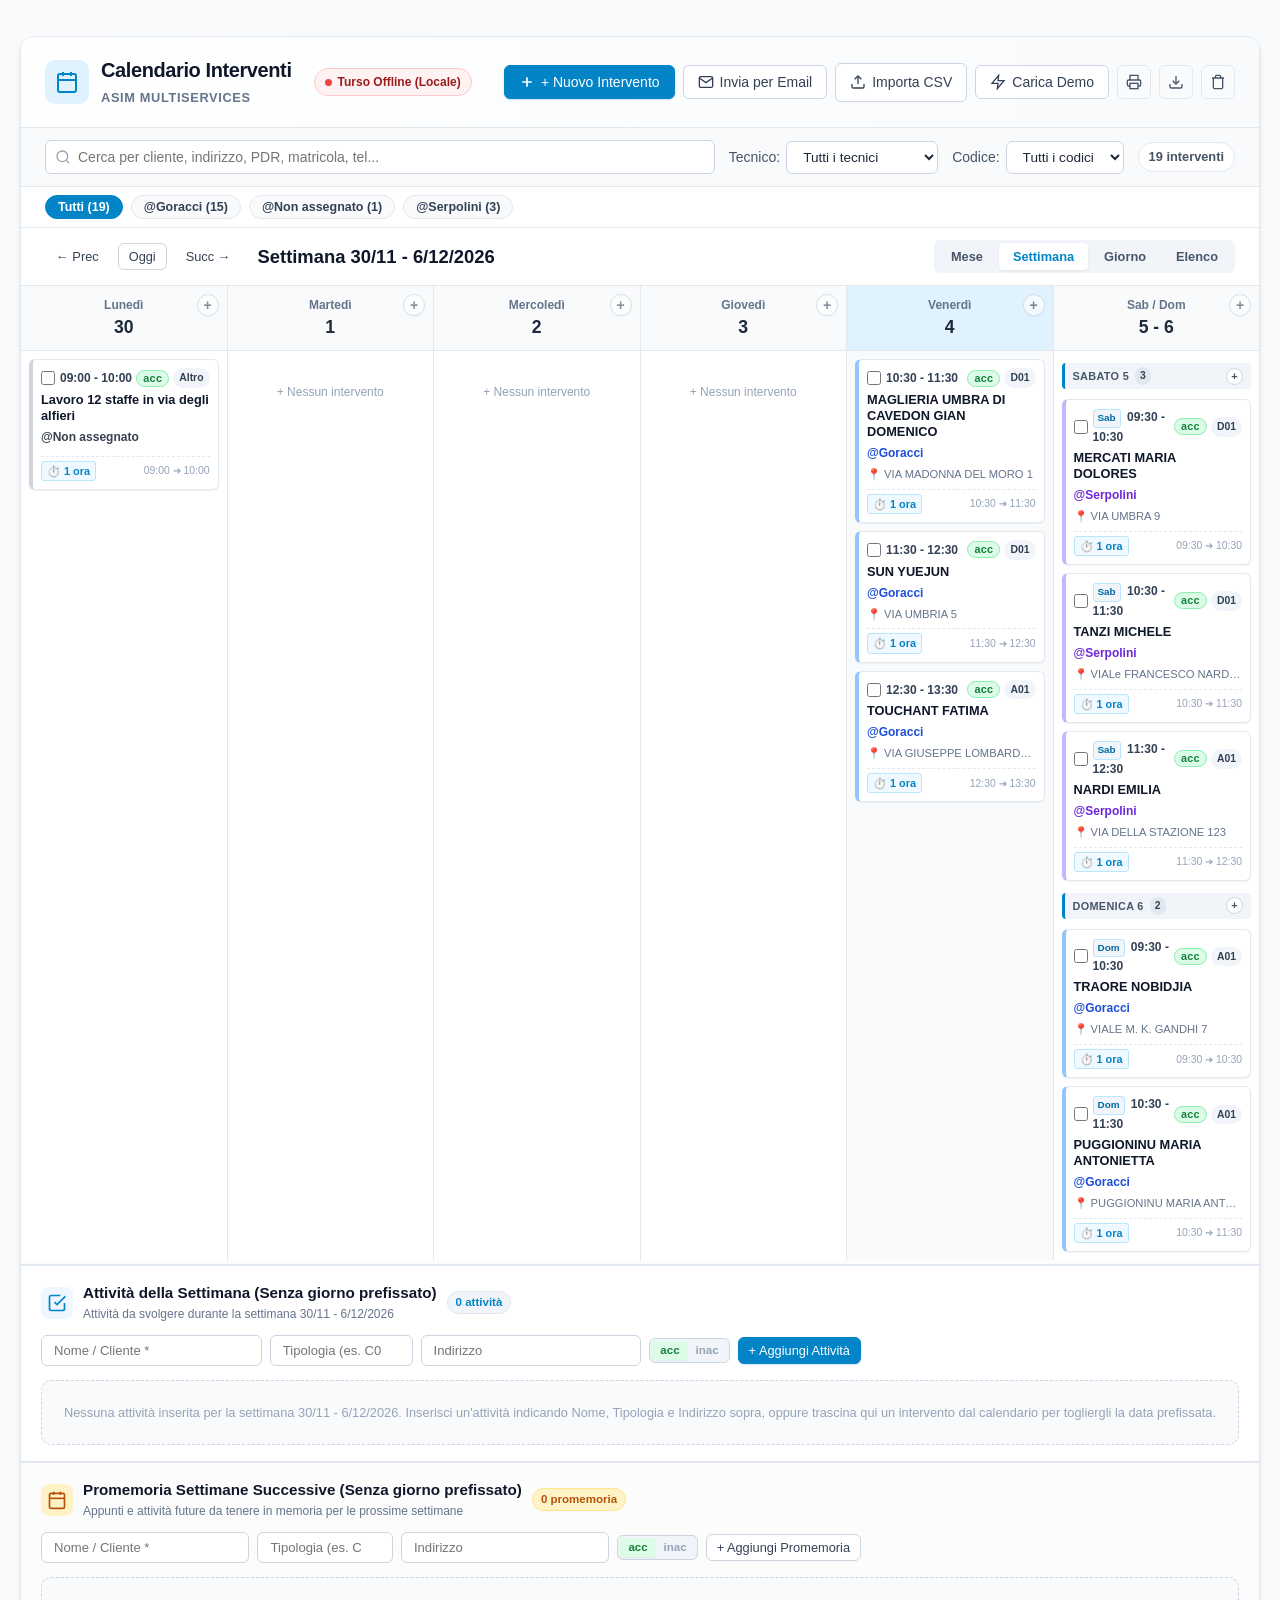
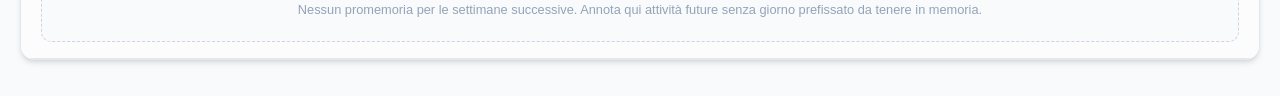
<file: calendario_custom/index.html>
<!DOCTYPE html>
<html lang="it">
<head>
  <meta charset="UTF-8">
  <meta name="viewport" content="width=device-width, initial-scale=1.0">
  <title>Calendario Interventi | ASIM Multiservices</title>
  <link rel="stylesheet" href="css/calendar.css">
  <style>
    body {
      margin: 0;
      padding: 20px;
      background-color: #f8fafc;
      font-family: -apple-system, BlinkMacSystemFont, "Segoe UI", Roboto, sans-serif;
    }
  </style>
</head>
<body>

  <!-- Contenitore del Calendario ASIM -->
  <div id="asim-calendar-app"></div>

  <script src="js/calendar.js"></script>
  <script>
    document.addEventListener('DOMContentLoaded', function () {
      window.asimCalendar = AsimCalendar.init({
        container: '#asim-calendar-app',
        apiUrl: 'api.php',
        defaultView: 'week'
      });
    });
  </script>
</body>
</html>
</file>
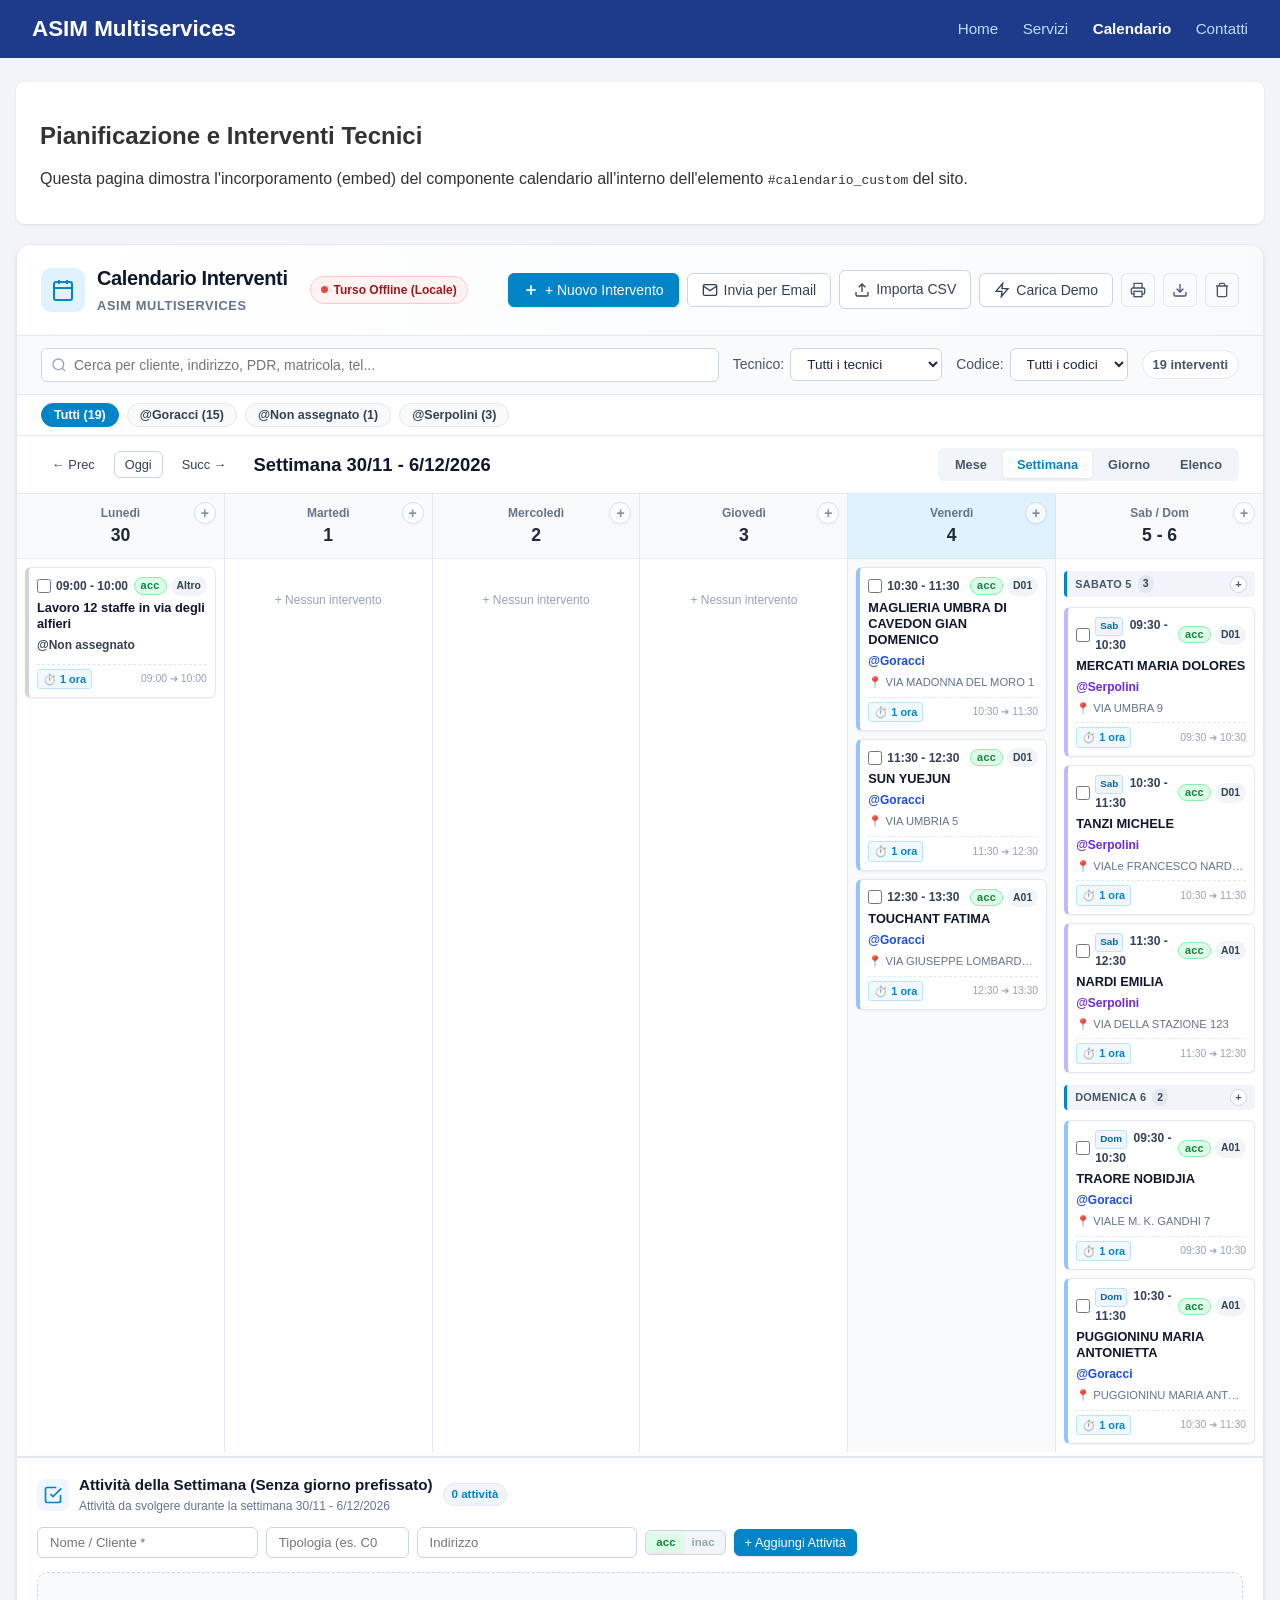
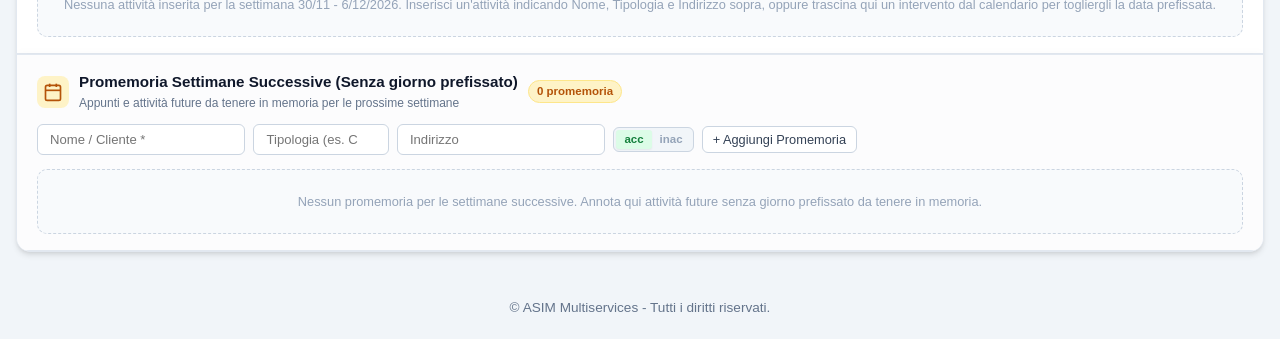
<file: test_parent_page.html>
<!DOCTYPE html>
<html lang="it">
<head>
  <meta charset="UTF-8">
  <meta name="viewport" content="width=device-width, initial-scale=1.0">
  <title>ASIM Multiservices - Pagina con Calendario Incorporato</title>
  
  <!-- Stili del sito ospitante (simulazione) -->
  <style>
    body {
      margin: 0;
      padding: 0;
      font-family: Arial, sans-serif;
      background-color: #f1f5f9;
      color: #333;
    }
    header {
      background-color: #1e3a8a;
      color: white;
      padding: 16px 32px;
      display: flex;
      justify-content: space-between;
      align-items: center;
    }
    header h1 {
      margin: 0;
      font-size: 1.4rem;
    }
    nav a {
      color: #bfdbfe;
      text-decoration: none;
      margin-left: 20px;
      font-size: 0.95rem;
    }
    nav a:hover {
      color: white;
    }
    .main-container {
      max-width: 1350px;
      margin: 24px auto;
      padding: 0 16px;
    }
    .intro-banner {
      background: white;
      padding: 20px 24px;
      border-radius: 8px;
      margin-bottom: 20px;
      box-shadow: 0 1px 3px rgba(0,0,0,0.1);
    }
    footer {
      text-align: center;
      padding: 24px;
      color: #64748b;
      font-size: 0.85rem;
    }
  </style>

  <!-- 1. CSS DEL CALENDARIO ASIM -->
  <link rel="stylesheet" href="calendario_custom/css/calendar.css">
</head>
<body>

  <!-- Header del sito esistente -->
  <header>
    <h1>ASIM Multiservices</h1>
    <nav>
      <a href="#">Home</a>
      <a href="#">Servizi</a>
      <a href="#" style="color:white; font-weight:bold;">Calendario</a>
      <a href="#">Contatti</a>
    </nav>
  </header>

  <div class="main-container">
    <div class="intro-banner">
      <h2>Pianificazione e Interventi Tecnici</h2>
      <p>Questa pagina dimostra l'incorporamento (embed) del componente calendario all'interno dell'elemento <code>#calendario_custom</code> del sito.</p>
    </div>

    <!-- 2. ELEMENTO TARGET PER L'INCORPORAMENTO -->
    <div id="calendario_custom"></div>

  </div>

  <footer>
    &copy; ASIM Multiservices - Tutti i diritti riservati.
  </footer>

  <!-- 3. SCRIPT JS DEL CALENDARIO ASIM -->
  <script src="calendario_custom/js/calendar.js"></script>
  <script>
    document.addEventListener('DOMContentLoaded', function() {
      // Inizializza il calendario dentro l'elemento #calendario_custom
      AsimCalendar.init({
        container: '#calendario_custom',
        apiUrl: 'calendario_custom/api.php',
        defaultView: 'week'
      });
    });
  </script>

</body>
</html>
</file>
<file: calendario_custom/css/calendar.css>
/**
 * ASIM Multiservices - Stili Calendario Interventi
 * Design pulito, moderno e responsivo, con isolamento dei selettori (.asim-cal)
 */

:root {
  --asim-primary: #0284c7;
  --asim-primary-hover: #0369a1;
  --asim-primary-light: #e0f2fe;
  --asim-primary-dark: #075985;
  --asim-gray-50: #f8fafc;
  --asim-gray-100: #f1f5f9;
  --asim-gray-200: #e2e8f0;
  --asim-gray-300: #cbd5e1;
  --asim-gray-400: #94a3b8;
  --asim-gray-500: #64748b;
  --asim-gray-600: #475569;
  --asim-gray-700: #334155;
  --asim-gray-800: #1e293b;
  --asim-gray-900: #0f172a;
  --asim-danger: #ef4444;
  --asim-danger-light: #fee2e2;
  --asim-success: #10b981;
  --asim-radius-sm: 6px;
  --asim-radius-md: 10px;
  --asim-radius-lg: 14px;
  --asim-shadow-sm: 0 1px 2px 0 rgba(0, 0, 0, 0.05);
  --asim-shadow-md: 0 4px 6px -1px rgba(0, 0, 0, 0.1), 0 2px 4px -2px rgba(0, 0, 0, 0.1);
  --asim-shadow-lg: 0 10px 15px -3px rgba(0, 0, 0, 0.1), 0 4px 6px -4px rgba(0, 0, 0, 0.1);
}

/* Reset interno per il calendario */
.asim-cal,
.asim-cal * {
  box-sizing: border-box;
  font-family: -apple-system, BlinkMacSystemFont, "Segoe UI", Roboto, Helvetica, Arial, sans-serif;
}

.asim-cal {
  position: relative;
  background-color: #ffffff;
  border-radius: var(--asim-radius-lg);
  border: 1px solid var(--asim-gray-200);
  box-shadow: var(--asim-shadow-md);
  color: var(--asim-gray-800);
  margin: 16px auto;
  max-width: 1350px;
  overflow: hidden;
  line-height: 1.5;
}

/* ----------------------------------------------------
   TOOLBAR SUPERIORE
   ---------------------------------------------------- */
.asim-cal-toolbar {
  display: flex;
  align-items: center;
  justify-content: space-between;
  padding: 18px 24px;
  background: linear-gradient(to right, #ffffff, var(--asim-gray-50));
  border-bottom: 1px solid var(--asim-gray-200);
  flex-wrap: wrap;
  gap: 16px;
}

.asim-cal-branding {
  display: flex;
  align-items: center;
  gap: 12px;
}

.asim-cal-logo {
  display: flex;
  align-items: center;
  justify-content: center;
  width: 44px;
  height: 44px;
  border-radius: var(--asim-radius-md);
  background-color: var(--asim-primary-light);
  color: var(--asim-primary);
}

.asim-cal-title {
  margin: 0;
  font-size: 1.25rem;
  font-weight: 700;
  color: var(--asim-gray-900);
  letter-spacing: -0.02em;
}

.asim-cal-subtitle {
  font-size: 0.8rem;
  color: var(--asim-gray-500);
  text-transform: uppercase;
  letter-spacing: 0.05em;
  font-weight: 600;
}

/* Badge Turso DB Cloud Status */
.asim-badge-turso {
  display: inline-flex;
  align-items: center;
  gap: 6px;
  background-color: #ecfdf5;
  color: #065f46;
  border: 1px solid #a7f3d0;
  font-size: 0.75rem;
  font-weight: 600;
  padding: 4px 10px;
  border-radius: 999px;
  margin-left: 10px;
  cursor: default;
  transition: all 0.2s;
}

.asim-badge-turso.is-syncing {
  background-color: #eff6ff;
  color: #1d4ed8;
  border-color: #bfdbfe;
}

.asim-badge-turso.is-offline {
  background-color: #fef2f2;
  color: #991b1b;
  border-color: #fecaca;
}

.asim-dot-live {
  width: 7px;
  height: 7px;
  background-color: #10b981;
  border-radius: 50%;
  animation: pulseTursoLive 2s infinite;
}

.asim-badge-turso.is-syncing .asim-dot-live {
  background-color: #3b82f6;
  animation: none;
}

.asim-badge-turso.is-offline .asim-dot-live {
  background-color: #ef4444;
  animation: none;
}

@keyframes pulseTursoLive {
  0% { transform: scale(0.95); box-shadow: 0 0 0 0 rgba(16, 185, 129, 0.7); }
  70% { transform: scale(1); box-shadow: 0 0 0 5px rgba(16, 185, 129, 0); }
  100% { transform: scale(0.95); box-shadow: 0 0 0 0 rgba(16, 185, 129, 0); }
}

.asim-cal-actions {
  display: flex;
  align-items: center;
  gap: 8px;
  flex-wrap: wrap;
}

/* ----------------------------------------------------
   PULSANTI GENERALI
   ---------------------------------------------------- */
.asim-btn {
  display: inline-flex;
  align-items: center;
  justify-content: center;
  gap: 6px;
  padding: 8px 14px;
  border-radius: var(--asim-radius-sm);
  font-size: 0.875rem;
  font-weight: 500;
  cursor: pointer;
  transition: all 0.15s ease-in-out;
  border: 1px solid transparent;
  background: transparent;
  color: var(--asim-gray-700);
  text-decoration: none;
  white-space: nowrap;
}

.asim-btn:hover {
  background-color: var(--asim-gray-100);
}

.asim-btn-primary {
  background-color: var(--asim-primary);
  color: #ffffff;
  border-color: var(--asim-primary);
  box-shadow: 0 1px 2px rgba(2, 132, 199, 0.2);
}

.asim-btn-primary:hover {
  background-color: var(--asim-primary-hover);
  color: #ffffff;
}

.asim-btn-outline {
  border: 1px solid var(--asim-gray-300);
  background-color: #ffffff;
  color: var(--asim-gray-700);
}

.asim-btn-outline:hover {
  background-color: var(--asim-gray-50);
  border-color: var(--asim-gray-400);
}

.asim-btn-icon {
  padding: 8px;
  border: 1px solid var(--asim-gray-200);
  color: var(--asim-gray-600);
  border-radius: var(--asim-radius-sm);
}

.asim-btn-icon:hover {
  background-color: var(--asim-gray-100);
}

.asim-btn-danger:hover {
  background-color: var(--asim-danger-light);
  color: var(--asim-danger);
  border-color: var(--asim-danger-light);
}

.asim-btn-sm {
  padding: 5px 10px;
  font-size: 0.8rem;
}

.asim-btn-xs {
  padding: 4px 8px;
  font-size: 0.75rem;
}

/* ----------------------------------------------------
   BARRA FILTRI E RICERCA
   ---------------------------------------------------- */
.asim-cal-filters {
  display: flex;
  align-items: center;
  gap: 14px;
  padding: 12px 24px;
  background-color: var(--asim-gray-50);
  border-bottom: 1px solid var(--asim-gray-200);
  flex-wrap: wrap;
}

.asim-search-box {
  position: relative;
  display: flex;
  align-items: center;
  flex: 1 1 260px;
  min-width: 220px;
}

.asim-search-box svg {
  position: absolute;
  left: 10px;
  color: var(--asim-gray-400);
  pointer-events: none;
}

.asim-search-box input {
  width: 100%;
  padding: 8px 32px 8px 32px;
  border-radius: var(--asim-radius-sm);
  border: 1px solid var(--asim-gray-300);
  font-size: 0.875rem;
  background-color: #ffffff;
  outline: none;
  transition: border-color 0.15s;
}

.asim-search-box input:focus {
  border-color: var(--asim-primary);
  box-shadow: 0 0 0 3px rgba(2, 132, 199, 0.15);
}

.asim-search-clear {
  position: absolute;
  right: 8px;
  background: none;
  border: none;
  font-size: 1.2rem;
  color: var(--asim-gray-400);
  cursor: pointer;
  padding: 0 4px;
}

.asim-filter-group {
  display: flex;
  align-items: center;
  gap: 6px;
  font-size: 0.875rem;
  color: var(--asim-gray-600);
}

.asim-select {
  padding: 7px 12px;
  border-radius: var(--asim-radius-sm);
  border: 1px solid var(--asim-gray-300);
  font-size: 0.85rem;
  background-color: #ffffff;
  color: var(--asim-gray-800);
  cursor: pointer;
  outline: none;
}

.asim-counter-badge {
  margin-left: auto;
  font-size: 0.8rem;
  font-weight: 600;
  padding: 4px 10px;
  background-color: #ffffff;
  border: 1px solid var(--asim-gray-200);
  border-radius: 999px;
  color: var(--asim-gray-600);
}

/* ----------------------------------------------------
   PILL RAPIDI TECNICI
   ---------------------------------------------------- */
.asim-tech-pills-bar {
  display: flex;
  align-items: center;
  gap: 8px;
  padding: 8px 24px;
  background-color: #ffffff;
  border-bottom: 1px solid var(--asim-gray-200);
  overflow-x: auto;
  white-space: nowrap;
}

.asim-pill-btn {
  padding: 4px 12px;
  border-radius: 999px;
  border: 1px solid var(--asim-gray-200);
  background-color: var(--asim-gray-50);
  color: var(--asim-gray-700);
  font-size: 0.78rem;
  font-weight: 600;
  cursor: pointer;
  transition: all 0.15s;
  white-space: nowrap;
}

.asim-pill-btn:hover {
  background-color: var(--asim-gray-100);
}

.asim-pill-btn.active {
  background-color: var(--asim-primary);
  color: #ffffff;
  border-color: var(--asim-primary);
}

/* ----------------------------------------------------
   BARRA NAVIGAZIONE DATA E CAMBIO VISTA
   ---------------------------------------------------- */
.asim-cal-nav-bar {
  display: flex;
  align-items: center;
  justify-content: space-between;
  padding: 12px 24px;
  background-color: #ffffff;
  border-bottom: 1px solid var(--asim-gray-200);
  flex-wrap: wrap;
  gap: 12px;
}

.asim-nav-buttons {
  display: flex;
  align-items: center;
  gap: 8px;
}

.asim-nav-current-label {
  margin-left: 8px;
  font-size: 1.15rem;
  font-weight: 700;
  color: var(--asim-gray-900);
}

.asim-view-buttons {
  display: flex;
  background-color: var(--asim-gray-100);
  padding: 3px;
  border-radius: var(--asim-radius-sm);
  gap: 2px;
}

.asim-view-btn {
  border: none;
  background: transparent;
  padding: 6px 14px;
  border-radius: 4px;
  font-size: 0.8rem;
  font-weight: 600;
  color: var(--asim-gray-600);
  cursor: pointer;
  transition: all 0.15s;
}

.asim-view-btn.active {
  background-color: #ffffff;
  color: var(--asim-primary);
  box-shadow: 0 1px 3px rgba(0, 0, 0, 0.08);
}

/* ----------------------------------------------------
   VISTA MESE
   ---------------------------------------------------- */
.asim-month-grid {
  display: flex;
  flex-direction: column;
  width: 100%;
  box-sizing: border-box;
}

.asim-week-header {
  display: grid;
  grid-template-columns: repeat(7, minmax(0, 1fr));
  width: 100%;
  box-sizing: border-box;
  background-color: var(--asim-gray-50);
  border-bottom: 1px solid var(--asim-gray-200);
  text-align: center;
  font-size: 0.75rem;
  font-weight: 700;
  text-transform: uppercase;
  letter-spacing: 0.05em;
  color: var(--asim-gray-500);
  padding: 10px 0;
}

.asim-days-grid {
  display: grid;
  grid-template-columns: repeat(7, minmax(0, 1fr));
  width: 100%;
  box-sizing: border-box;
  background-color: var(--asim-gray-200);
  gap: 1px;
}

.asim-day-cell {
  background-color: #ffffff;
  min-height: 125px;
  min-width: 0;
  width: 100%;
  box-sizing: border-box;
  padding: 6px 8px;
  display: flex;
  flex-direction: column;
  transition: background-color 0.15s;
  cursor: pointer;
  overflow: hidden;
}

.asim-day-cell:hover {
  background-color: #fbfcfe;
}

.asim-day-cell.is-other-month {
  background-color: #fafbfc;
  color: var(--asim-gray-400);
  cursor: default;
}

.asim-day-cell.is-today {
  background-color: #f0f9ff;
}

.asim-day-top {
  display: flex;
  align-items: center;
  justify-content: space-between;
  margin-bottom: 4px;
}

.asim-day-number {
  font-size: 0.85rem;
  font-weight: 600;
  color: var(--asim-gray-700);
  display: inline-flex;
  align-items: center;
  justify-content: center;
  width: 24px;
  height: 24px;
  border-radius: 50%;
}

.asim-day-cell.is-today .asim-day-number {
  background-color: var(--asim-primary);
  color: #ffffff;
}

.asim-day-badge {
  font-size: 0.7rem;
  font-weight: 700;
  background-color: var(--asim-gray-100);
  color: var(--asim-gray-600);
  padding: 1px 6px;
  border-radius: 999px;
}

.asim-day-events {
  display: flex;
  flex-direction: column;
  gap: 4px;
  flex-grow: 1;
  min-width: 0;
  overflow: hidden;
}

/* Event Chip (riga compatta dentro la cella del mese) */
.asim-event-chip {
  display: flex;
  align-items: center;
  gap: 5px;
  padding: 3px 6px;
  border-radius: 4px;
  border-left: 3px solid;
  font-size: 0.75rem;
  cursor: pointer;
  min-width: 0;
  max-width: 100%;
  box-sizing: border-box;
  overflow: hidden;
  white-space: nowrap;
  text-overflow: ellipsis;
  box-shadow: 0 1px 2px rgba(0, 0, 0, 0.04);
  transition: transform 0.1s;
}

.asim-event-chip:hover {
  transform: translateY(-1px);
  filter: brightness(0.96);
}

.asim-chip-time {
  font-weight: 700;
  font-size: 0.7rem;
  opacity: 0.85;
}

.asim-chip-code {
  font-size: 0.65rem;
  font-weight: 800;
  background: rgba(0, 0, 0, 0.08);
  padding: 1px 3px;
  border-radius: 3px;
}

.asim-chip-name {
  font-weight: 500;
  min-width: 0;
  overflow: hidden;
  text-overflow: ellipsis;
  white-space: nowrap;
}

.asim-more-chip {
  font-size: 0.7rem;
  font-weight: 600;
  color: var(--asim-primary);
  padding: 2px 4px;
  cursor: pointer;
}

.asim-more-chip:hover {
  text-decoration: underline;
}

/* ----------------------------------------------------
   VISTA SETTIMANA
   ---------------------------------------------------- */
.asim-week-container {
  display: grid;
  grid-template-columns: repeat(6, minmax(0, 1fr));
  width: 100%;
  box-sizing: border-box;
  background-color: var(--asim-gray-200);
  gap: 1px;
}

.asim-week-col {
  background-color: #ffffff;
  min-height: 400px;
  min-width: 0;
  width: 100%;
  box-sizing: border-box;
  display: flex;
  flex-direction: column;
  overflow: hidden;
}

.asim-week-col.is-today {
  background-color: #f8fafc;
}

.asim-week-col-header {
  padding: 10px;
  text-align: center;
  border-bottom: 1px solid var(--asim-gray-200);
  background-color: var(--asim-gray-50);
}

.asim-week-col.is-today .asim-week-col-header {
  background-color: #e0f2fe;
}

.asim-week-day-name {
  display: block;
  font-size: 0.75rem;
  font-weight: 600;
  color: var(--asim-gray-500);
}

.asim-week-day-num {
  font-size: 1.1rem;
  font-weight: 700;
  color: var(--asim-gray-800);
}

.asim-week-col-body {
  padding: 8px;
  display: flex;
  flex-direction: column;
  gap: 8px;
  flex-grow: 1;
}

.asim-card-event {
  background-color: #ffffff;
  border: 1px solid var(--asim-gray-200);
  border-radius: var(--asim-radius-sm);
  padding: 8px;
  box-shadow: var(--asim-shadow-sm);
  cursor: pointer;
  transition: all 0.15s;
  display: flex;
  flex-direction: column;
  justify-content: space-between;
  box-sizing: border-box;
}

.asim-card-event:hover {
  box-shadow: var(--asim-shadow-md);
  transform: translateY(-2px);
}

.asim-card-occupy-bar {
  margin-top: 6px;
  padding-top: 4px;
  border-top: 1px dashed var(--asim-gray-200);
  display: flex;
  align-items: center;
  justify-content: space-between;
  font-size: 0.68rem;
  color: var(--asim-gray-500);
}

.asim-occupy-badge {
  font-weight: 600;
  color: #0284c7;
  background-color: #f0f9ff;
  padding: 1px 5px;
  border-radius: 3px;
  border: 1px solid #bae6fd;
  white-space: nowrap;
}

.asim-occupy-span {
  font-size: 0.65rem;
  color: var(--asim-gray-400);
  white-space: nowrap;
}

.asim-card-conflict {
  border: 2px dashed #f43f5e !important;
  background-color: #fff1f2 !important;
}

.asim-card-conflict-badge {
  display: inline-block;
  background-color: #ffe4e6;
  color: #e11d48;
  font-size: 0.62rem;
  font-weight: 700;
  padding: 1px 4px;
  border-radius: 3px;
  margin-left: 4px;
  border: 1px solid #fecdd3;
}

.asim-btn-duration-pill {
  padding: 3px 8px;
  font-size: 0.72rem;
  font-weight: 600;
  border: 1px solid var(--asim-gray-300);
  background: #ffffff;
  color: var(--asim-gray-700);
  border-radius: 999px;
  cursor: pointer;
  transition: all 0.15s ease;
}

.asim-btn-duration-pill:hover,
.asim-btn-duration-pill.is-active {
  background-color: var(--asim-primary);
  color: #ffffff;
  border-color: var(--asim-primary);
}

.asim-card-top {
  display: flex;
  align-items: center;
  justify-content: space-between;
  margin-bottom: 4px;
}

.asim-card-time-wrap {
  display: flex;
  align-items: center;
  gap: 5px;
  min-width: 0;
}

.asim-card-check {
  margin: 0;
  width: 14px;
  height: 14px;
  cursor: pointer;
  accent-color: #16a34a;
  flex-shrink: 0;
}

.asim-card-event.is-completed {
  opacity: 0.52;
  background-color: #f8fafc;
}

.asim-card-event.is-completed .asim-card-title {
  text-decoration: line-through;
  color: var(--asim-gray-500);
}

.asim-card-time {
  font-weight: 700;
  font-size: 0.75rem;
  color: var(--asim-gray-700);
}

.asim-card-title {
  font-size: 0.8rem;
  font-weight: 600;
  color: var(--asim-gray-900);
  line-height: 1.25;
  margin-bottom: 4px;
}

.asim-card-tech {
  font-size: 0.75rem;
  font-weight: 700;
  margin-bottom: 4px;
}

.asim-card-addr {
  font-size: 0.7rem;
  color: var(--asim-gray-500);
  white-space: nowrap;
  overflow: hidden;
  text-overflow: ellipsis;
}

.asim-card-note {
  font-size: 0.68rem;
  color: #334155;
  background-color: #f8fafc;
  border-left: 2px solid #0284c7;
  padding: 3px 6px;
  border-radius: 3px;
  margin-top: 4px;
  line-height: 1.35;
  word-break: break-word;
  white-space: normal;
}

/* Riga di sovrapposizione oraria: 2 tecnici alla stessa ora affiancati orizzontalmente dividendo la colonna */
.asim-overlap-row {
  display: grid;
  grid-template-columns: 1fr 1fr;
  gap: 5px;
  width: 100%;
  margin-bottom: 8px;
  align-items: stretch;
}

.asim-card-event.is-split {
  margin-bottom: 0 !important;
  padding: 5px 6px !important;
  min-width: 0;
  display: flex;
  flex-direction: column;
  justify-content: space-between;
}

.asim-card-event.is-split .asim-card-top {
  flex-direction: column;
  align-items: flex-start;
  gap: 2px;
  margin-bottom: 3px;
}

.asim-card-event.is-split .asim-card-top-badges {
  display: flex;
  align-items: center;
  gap: 3px;
  flex-wrap: wrap;
}

.asim-card-event.is-split .asim-card-time {
  font-size: 0.68rem;
  line-height: 1.15;
  white-space: nowrap;
}

.asim-card-event.is-split .asim-card-title {
  font-size: 0.72rem;
  line-height: 1.2;
  margin-bottom: 2px;
  word-break: break-word;
}

.asim-card-event.is-split .asim-card-tech {
  font-size: 0.68rem;
  margin-bottom: 2px;
  white-space: nowrap;
  overflow: hidden;
  text-overflow: ellipsis;
}

.asim-card-event.is-split .asim-card-addr {
  font-size: 0.64rem;
  line-height: 1.15;
}

.asim-card-event.is-split .asim-card-note {
  font-size: 0.64rem;
  padding: 2px 4px;
  margin-top: 2px;
  line-height: 1.25;
}

.asim-card-event.is-split .asim-card-occupy-bar {
  margin-top: 4px;
  padding-top: 3px;
}

.asim-card-event.is-split .asim-occupy-span {
  display: none;
}

.asim-card-event.is-split .asim-occupy-badge {
  font-size: 0.62rem;
  padding: 0 4px;
}

.asim-badge-day-tag {
  display: inline-block;
  background-color: #f1f5f9;
  color: #0369a1;
  font-size: 0.62rem;
  font-weight: 700;
  padding: 1px 4px;
  border-radius: 3px;
  margin-right: 3px;
  border: 1px solid #bae6fd;
}

.asim-weekend-subhead {
  font-size: 0.68rem;
  font-weight: 700;
  text-transform: uppercase;
  letter-spacing: 0.03em;
  color: var(--asim-gray-600);
  background-color: var(--asim-gray-100);
  padding: 4px 8px;
  border-radius: 4px;
  margin: 4px 0 2px 0;
  display: flex;
  align-items: center;
  justify-content: space-between;
  border-left: 3px solid var(--asim-primary);
}

.asim-weekend-count {
  font-size: 0.65rem;
  background-color: var(--asim-gray-200);
  color: var(--asim-gray-700);
  padding: 1px 5px;
  border-radius: 999px;
  font-weight: 700;
  margin-left: 6px;
  margin-right: auto;
}

.asim-mini-add-btn {
  width: 17px;
  height: 17px;
  border-radius: 50%;
  border: 1px solid var(--asim-gray-300);
  background-color: #ffffff;
  color: var(--asim-gray-600);
  font-size: 11px;
  font-weight: 700;
  line-height: 1;
  display: inline-flex;
  align-items: center;
  justify-content: center;
  cursor: pointer;
  padding: 0;
  transition: all 0.15s ease;
}

.asim-mini-add-btn:hover {
  background-color: var(--asim-primary);
  color: #ffffff;
  border-color: var(--asim-primary);
  transform: scale(1.15);
}

/* ----------------------------------------------------
   SEZIONE ATTIVITÀ DELLA SETTIMANA (SENZA GIORNO DEFINITO)
   ---------------------------------------------------- */
.asim-week-tasks-section {
  background-color: #ffffff;
  border-top: 2px solid var(--asim-gray-200);
  border-bottom: 1px solid var(--asim-gray-200);
  padding: 16px 20px;
  box-shadow: 0 -2px 10px rgba(0, 0, 0, 0.02);
  margin-top: 4px;
}

.asim-week-tasks-header {
  display: flex;
  align-items: center;
  justify-content: space-between;
  flex-wrap: wrap;
  gap: 12px;
  margin-bottom: 14px;
}

.asim-week-tasks-title-group {
  display: flex;
  align-items: center;
  gap: 10px;
  flex-wrap: wrap;
}

.asim-week-tasks-icon {
  width: 32px;
  height: 32px;
  border-radius: 8px;
  background-color: #eff6ff;
  color: #0284c7;
  display: flex;
  align-items: center;
  justify-content: center;
}

.asim-week-tasks-title {
  margin: 0;
  font-size: 0.95rem;
  font-weight: 700;
  color: var(--asim-gray-900);
}

.asim-week-tasks-subtitle {
  font-size: 0.75rem;
  color: var(--asim-gray-500);
  display: block;
}

.asim-week-tasks-badge {
  background-color: #f1f5f9;
  color: #0284c7;
  font-size: 0.72rem;
  font-weight: 700;
  padding: 2px 8px;
  border-radius: 999px;
  border: 1px solid #e2e8f0;
}

/* Sezione Promemoria Settimane Successive */
.asim-future-tasks-section {
  background-color: #fcfcfd;
  border-top: 1px solid var(--asim-gray-200);
  margin-top: 0;
}

.asim-future-tasks-icon {
  background-color: #fef3c7;
  color: #b45309;
}

.asim-future-tasks-badge {
  background-color: #fef3c7;
  color: #b45309;
  border-color: #fde68a;
}

.asim-future-tasks-body {
  background-color: #fffbeb;
  border-color: #fcd34d;
}

.asim-future-tasks-body.drag-over {
  background-color: #fef3c7;
  border-color: #d97706;
}

.asim-future-task-item {
  border-left: 3px solid #f59e0b;
}

.asim-future-pin {
  font-size: 0.8rem;
  flex-shrink: 0;
}

.asim-week-tasks-quickadd {
  display: flex;
  align-items: center;
  gap: 8px;
  flex-grow: 1;
  max-width: 820px;
  flex-wrap: wrap;
}

.asim-quick-task-input {
  padding: 7px 12px;
  font-size: 0.82rem;
  border: 1px solid var(--asim-gray-300);
  border-radius: var(--asim-radius-sm);
  outline: none;
  background-color: #ffffff;
  transition: all 0.15s ease;
  box-sizing: border-box;
}

.asim-quick-task-input:focus {
  border-color: var(--asim-primary);
  box-shadow: 0 0 0 3px rgba(2, 132, 199, 0.15);
}

.asim-quick-task-name {
  flex: 2;
  min-width: 150px;
}

.asim-quick-task-type {
  flex: 1.2;
  min-width: 130px;
}

.asim-quick-task-addr {
  flex: 2;
  min-width: 160px;
}

.asim-week-tasks-body {
  display: flex;
  flex-direction: column;
  gap: 4px;
  min-height: 44px;
  padding: 6px 8px;
  background-color: #f8fafc;
  border: 1px dashed var(--asim-gray-300);
  border-radius: var(--asim-radius-md);
  transition: all 0.2s ease;
}

.asim-week-tasks-body.drag-over {
  background-color: #e0f2fe;
  border-color: var(--asim-primary);
  border-style: solid;
}

.asim-task-item {
  background-color: #ffffff;
  border: 1px solid var(--asim-gray-200);
  border-radius: var(--asim-radius-sm);
  padding: 4px 10px;
  display: flex;
  align-items: center;
  gap: 8px;
  box-shadow: 0 1px 2px rgba(0,0,0,0.03);
  cursor: grab;
  transition: all 0.15s ease;
  box-sizing: border-box;
  width: 100%;
  min-height: 34px;
}

.asim-task-item:hover {
  transform: translateY(-1px);
  box-shadow: 0 2px 5px rgba(0,0,0,0.06);
  border-color: #cbd5e1;
}

.asim-task-item.is-completed {
  opacity: 0.6;
  background-color: #f8fafc;
}

.asim-task-item.is-completed .asim-task-title {
  text-decoration: line-through;
  color: var(--asim-gray-400);
}

.asim-task-checkbox {
  margin: 0;
  cursor: pointer;
  accent-color: var(--asim-primary);
  width: 15px;
  height: 15px;
  flex-shrink: 0;
}

.asim-task-title {
  font-size: 0.82rem;
  font-weight: 700;
  color: var(--asim-gray-900);
  margin: 0;
  white-space: nowrap;
  overflow: hidden;
  text-overflow: ellipsis;
  min-width: 140px;
  max-width: 250px;
  flex-shrink: 0;
}

.asim-task-code {
  background-color: var(--asim-gray-100);
  color: var(--asim-gray-700);
  font-weight: 700;
  padding: 1px 6px;
  border-radius: 4px;
  font-size: 0.7rem;
  flex-shrink: 0;
  border: 1px solid var(--asim-gray-200);
}

.asim-task-addr {
  color: var(--asim-gray-600);
  font-size: 0.78rem;
  white-space: nowrap;
  overflow: hidden;
  text-overflow: ellipsis;
  max-width: 300px;
  flex-shrink: 1;
}

.asim-task-tech {
  font-weight: 700;
  padding: 1px 7px;
  border-radius: 999px;
  font-size: 0.68rem;
  flex-shrink: 0;
}

.asim-task-unassigned {
  background-color: var(--asim-gray-100);
  color: var(--asim-gray-500);
  padding: 1px 6px;
  border-radius: 999px;
  font-size: 0.68rem;
  font-weight: 500;
  border: 1px dashed var(--asim-gray-300);
  flex-shrink: 0;
}

.asim-task-note-pill {
  color: #334155;
  background-color: #f1f5f9;
  border-left: 2px solid #0284c7;
  padding: 1px 6px;
  border-radius: 2px;
  font-size: 0.72rem;
  white-space: nowrap;
  overflow: hidden;
  text-overflow: ellipsis;
  max-width: 220px;
  flex-shrink: 1;
}

.asim-task-actions {
  display: flex;
  align-items: center;
  gap: 4px;
  margin-left: auto;
  flex-shrink: 0;
  opacity: 0.4;
  transition: opacity 0.15s ease;
}

.asim-task-item:hover .asim-task-actions {
  opacity: 1;
}

/* Badge Accessibilità: acc (verde) e inac (arancione) */
.asim-acc-badge {
  display: inline-flex;
  align-items: center;
  justify-content: center;
  font-size: 0.68rem;
  font-weight: 800;
  text-transform: lowercase;
  letter-spacing: 0.3px;
  padding: 1px 6px;
  border-radius: 999px;
  line-height: 1.2;
  cursor: pointer;
  user-select: none;
  transition: all 0.15s ease;
  flex-shrink: 0;
}

.asim-acc-badge.is-acc {
  background-color: #dcfce7;
  color: #15803d;
  border: 1px solid #86efac;
}

.asim-acc-badge.is-acc:hover {
  background-color: #bbf7d0;
  border-color: #4ade80;
}

.asim-acc-badge.is-inac {
  background-color: #ffedd5;
  color: #c2410c;
  border: 1px solid #fdba74;
}

.asim-acc-badge.is-inac:hover {
  background-color: #fed7aa;
  border-color: #fb923c;
}

.asim-card-top-badges {
  display: flex;
  align-items: center;
  gap: 4px;
}

.asim-acc-toggle-group {
  display: inline-flex;
  align-items: center;
  border-radius: var(--asim-radius-sm);
  padding: 2px;
  background-color: #f1f5f9;
  border: 1px solid var(--asim-gray-300);
  flex-shrink: 0;
}

.asim-acc-toggle-btn {
  border: none;
  background: transparent;
  padding: 4px 8px;
  font-size: 0.72rem;
  font-weight: 800;
  border-radius: 3px;
  cursor: pointer;
  transition: all 0.15s ease;
  color: var(--asim-gray-400);
  line-height: 1;
}

.asim-acc-toggle-btn.is-acc.is-active {
  background-color: #dcfce7;
  color: #15803d;
  box-shadow: 0 1px 2px rgba(0,0,0,0.06);
}

.asim-acc-toggle-btn.is-inac.is-active {
  background-color: #ffedd5;
  color: #c2410c;
  box-shadow: 0 1px 2px rgba(0,0,0,0.06);
}

.asim-tasks-empty {
  grid-column: 1 / -1;
  text-align: center;
  color: var(--asim-gray-400);
  font-size: 0.8rem;
  padding: 16px 8px;
}

.asim-empty-day {
  font-size: 0.75rem;
  color: var(--asim-gray-400);
  text-align: center;
  padding: 24px 8px;
  cursor: pointer;
  transition: all 0.15s ease;
}

.asim-empty-day:hover {
  color: var(--asim-primary);
  background-color: #f0f9ff;
  border-radius: 4px;
}

/* ----------------------------------------------------
   VISTA GIORNO (TIMELINE)
   ---------------------------------------------------- */
.asim-day-view-container {
  padding: 24px;
  max-width: 900px;
  margin: 0 auto;
}

.asim-day-header-summary h3 {
  margin: 0 0 16px 0;
  font-size: 1.1rem;
  color: var(--asim-gray-700);
}

.asim-day-timeline {
  display: flex;
  flex-direction: column;
  gap: 12px;
}

.asim-timeline-item {
  display: flex;
  gap: 16px;
  cursor: pointer;
}

.asim-timeline-time {
  font-size: 0.95rem;
  font-weight: 700;
  color: var(--asim-gray-600);
  min-width: 65px;
  padding-top: 8px;
}

.asim-timeline-card {
  flex-grow: 1;
  background-color: #ffffff;
  border: 1px solid var(--asim-gray-200);
  border-left-width: 5px;
  border-radius: var(--asim-radius-sm);
  padding: 14px 18px;
  box-shadow: var(--asim-shadow-sm);
  transition: all 0.15s;
}

.asim-timeline-card:hover {
  box-shadow: var(--asim-shadow-md);
  border-color: var(--asim-gray-300);
}

.asim-card-header-row {
  display: flex;
  align-items: center;
  justify-content: space-between;
  margin-bottom: 8px;
  flex-wrap: wrap;
  gap: 8px;
}

.asim-card-title-group {
  display: flex;
  align-items: center;
  gap: 8px;
}

.asim-card-client {
  font-size: 1rem;
  color: var(--asim-gray-900);
}

.asim-timeline-details {
  display: grid;
  grid-template-columns: repeat(auto-fit, minmax(220px, 1fr));
  gap: 6px;
  font-size: 0.85rem;
  color: var(--asim-gray-600);
  margin-top: 8px;
}

.asim-timeline-details code {
  background-color: var(--asim-gray-100);
  padding: 2px 6px;
  border-radius: 4px;
  font-size: 0.8rem;
  color: var(--asim-gray-800);
}

/* ----------------------------------------------------
   VISTA ELENCO / AGENDA
   ---------------------------------------------------- */
.asim-list-view-container {
  padding: 24px;
}

.asim-list-date-group {
  margin-bottom: 24px;
}

.asim-list-date-title {
  margin: 0 0 12px 0;
  font-size: 1rem;
  font-weight: 700;
  color: var(--asim-gray-700);
  text-transform: capitalize;
  display: flex;
  align-items: center;
  gap: 8px;
}

.asim-list-date-title .asim-count {
  font-size: 0.8rem;
  font-weight: 600;
  color: var(--asim-gray-500);
}

.asim-list-cards {
  display: flex;
  flex-direction: column;
  gap: 8px;
}

.asim-list-card {
  display: flex;
  align-items: center;
  justify-content: space-between;
  background-color: #ffffff;
  border: 1px solid var(--asim-gray-200);
  border-radius: var(--asim-radius-sm);
  padding: 12px 18px;
  box-shadow: var(--asim-shadow-sm);
  cursor: pointer;
  transition: all 0.15s;
  gap: 12px;
}

.asim-list-card:hover {
  box-shadow: var(--asim-shadow-md);
  border-color: var(--asim-primary);
}

.asim-list-card-main {
  flex-grow: 1;
}

.asim-list-card-header {
  display: flex;
  align-items: center;
  gap: 10px;
  margin-bottom: 6px;
  flex-wrap: wrap;
}

.asim-list-card-time {
  font-weight: 700;
  font-size: 0.85rem;
  color: var(--asim-gray-700);
}

.asim-list-card-title {
  margin: 0;
  font-size: 0.95rem;
  font-weight: 600;
  color: var(--asim-gray-900);
}

.asim-list-card-meta {
  display: flex;
  align-items: center;
  gap: 16px;
  font-size: 0.8rem;
  color: var(--asim-gray-500);
  flex-wrap: wrap;
}

.asim-list-card-meta code {
  background-color: var(--asim-gray-100);
  padding: 1px 5px;
  border-radius: 4px;
}

/* ----------------------------------------------------
   BADGE & TAGS
   ---------------------------------------------------- */
.asim-badge {
  display: inline-flex;
  align-items: center;
  font-size: 0.75rem;
  font-weight: 700;
  padding: 2px 8px;
  border-radius: 999px;
  border: 1px solid transparent;
}

.asim-badge-code {
  background-color: #f1f5f9;
  color: #334155;
  border-color: #cbd5e1;
}

.asim-badge-code-sm {
  font-size: 0.65rem;
  padding: 1px 5px;
  background-color: #f1f5f9;
  color: #334155;
}

.asim-badge-tech {
  font-size: 0.75rem;
}

.asim-badge-priority {
  background-color: #fef2f2;
  color: #991b1b;
  border-color: #fecaca;
}

/* ----------------------------------------------------
   STATI VUOTI
   ---------------------------------------------------- */
.asim-empty-state {
  text-align: center;
  padding: 60px 20px;
  color: var(--asim-gray-400);
}

.asim-empty-state svg {
  margin-bottom: 12px;
}

.asim-empty-state p {
  font-size: 0.95rem;
  margin: 0;
}

/* ----------------------------------------------------
   DROPZONE OVERLAY (DRAG & DROP)
   ---------------------------------------------------- */
.asim-dropzone-overlay {
  position: absolute;
  top: 0;
  left: 0;
  right: 0;
  bottom: 0;
  background-color: rgba(255, 255, 255, 0.92);
  backdrop-filter: blur(4px);
  display: none;
  align-items: center;
  justify-content: center;
  z-index: 100;
  border: 3px dashed var(--asim-primary);
  border-radius: var(--asim-radius-lg);
}

.asim-dropzone-overlay.visible {
  display: flex;
}

.asim-dropzone-content {
  text-align: center;
  color: var(--asim-primary);
}

.asim-dropzone-content svg {
  margin-bottom: 8px;
  animation: bounce 1s infinite alternate;
}

@keyframes bounce {
  from { transform: translateY(0); }
  to { transform: translateY(-8px); }
}

/* ----------------------------------------------------
   MODALE DETTAGLIO INTERVENTO
   ---------------------------------------------------- */
.asim-modal-overlay {
  position: fixed;
  top: 0;
  left: 0;
  right: 0;
  bottom: 0;
  background-color: rgba(15, 23, 42, 0.5);
  backdrop-filter: blur(2px);
  z-index: 9999;
  display: flex;
  align-items: center;
  justify-content: center;
  padding: 16px;
}

.asim-modal-card {
  background-color: #ffffff;
  border-radius: var(--asim-radius-lg);
  box-shadow: var(--asim-shadow-lg);
  max-width: 600px;
  width: 100%;
  max-height: 90vh;
  overflow-y: auto;
  padding: 24px;
  border: 1px solid var(--asim-gray-200);
  animation: modalFadeIn 0.2s ease-out;
}

@keyframes modalFadeIn {
  from { opacity: 0; transform: scale(0.97); }
  to { opacity: 1; transform: scale(1); }
}

.asim-modal-header {
  display: flex;
  align-items: center;
  justify-content: space-between;
  margin-bottom: 12px;
}

.asim-modal-close {
  background: none;
  border: none;
  font-size: 1.5rem;
  color: var(--asim-gray-400);
  cursor: pointer;
  line-height: 1;
}

.asim-modal-close:hover {
  color: var(--asim-gray-700);
}

.asim-modal-title {
  margin: 0 0 8px 0;
  font-size: 1.35rem;
  font-weight: 700;
  color: var(--asim-gray-900);
  line-height: 1.3;
}

.asim-modal-datetime {
  display: flex;
  align-items: center;
  gap: 8px;
  font-size: 0.9rem;
  font-weight: 600;
  color: var(--asim-primary);
  margin-bottom: 20px;
}

.asim-modal-body {
  display: flex;
  flex-direction: column;
  gap: 16px;
}

.asim-detail-row {
  display: flex;
  gap: 12px;
  align-items: flex-start;
}

.asim-detail-icon {
  width: 32px;
  height: 32px;
  border-radius: 8px;
  background-color: var(--asim-gray-100);
  color: var(--asim-gray-600);
  display: flex;
  align-items: center;
  justify-content: center;
  flex-shrink: 0;
  margin-top: 2px;
}

.asim-detail-content {
  flex-grow: 1;
}

.asim-detail-content label {
  display: block;
  font-size: 0.75rem;
  font-weight: 600;
  color: var(--asim-gray-400);
  text-transform: uppercase;
  letter-spacing: 0.05em;
  margin-bottom: 2px;
}

.asim-detail-value {
  font-size: 0.95rem;
  font-weight: 500;
  color: var(--asim-gray-800);
  margin-bottom: 6px;
}

.asim-btn-maps {
  background-color: #f0fdf4;
  color: #166534;
  border: 1px solid #bbf7d0;
}

.asim-btn-maps:hover {
  background-color: #dcfce7;
}

.asim-btn-call {
  background-color: #eff6ff;
  color: #1e40af;
  border: 1px solid #bfdbfe;
}

.asim-btn-call:hover {
  background-color: #dbeafe;
}

.asim-detail-grid {
  display: grid;
  grid-template-columns: 1fr 1fr;
  gap: 12px;
}

.asim-detail-card {
  background-color: var(--asim-gray-50);
  border: 1px solid var(--asim-gray-200);
  border-radius: var(--asim-radius-sm);
  padding: 10px 14px;
}

.asim-detail-card label {
  display: block;
  font-size: 0.75rem;
  font-weight: 600;
  color: var(--asim-gray-500);
  text-transform: uppercase;
  margin-bottom: 4px;
}

.asim-code-box {
  display: flex;
  align-items: center;
  justify-content: space-between;
}

.asim-code-box code {
  font-family: monospace;
  font-size: 0.95rem;
  font-weight: 700;
  color: var(--asim-gray-800);
}

.asim-btn-copy {
  background: none;
  border: none;
  cursor: pointer;
  font-size: 0.9rem;
  padding: 2px 4px;
}

.asim-notes-box {
  background-color: var(--asim-gray-50);
  border: 1px solid var(--asim-gray-200);
  border-radius: var(--asim-radius-sm);
  padding: 10px 14px;
  font-size: 0.85rem;
  color: var(--asim-gray-700);
  white-space: pre-line;
}

.asim-modal-meta {
  display: flex;
  align-items: center;
  justify-content: space-between;
  padding-top: 14px;
  border-top: 1px solid var(--asim-gray-200);
  font-size: 0.75rem;
  color: var(--asim-gray-400);
}

/* ----------------------------------------------------
   NOTIFICHE TOAST
   ---------------------------------------------------- */
.asim-toast {
  position: absolute;
  bottom: 24px;
  right: 24px;
  background-color: var(--asim-gray-900);
  color: #ffffff;
  padding: 10px 18px;
  border-radius: var(--asim-radius-sm);
  font-size: 0.85rem;
  font-weight: 500;
  box-shadow: var(--asim-shadow-lg);
  z-index: 999;
  animation: toastIn 0.2s ease-out;
}

.asim-toast-success {
  background-color: #065f46;
  border-left: 4px solid #34d399;
}

.asim-toast-error {
  background-color: #991b1b;
  border-left: 4px solid #f87171;
}

@keyframes toastIn {
  from { transform: translateY(12px); opacity: 0; }
  to { transform: translateY(0); opacity: 1; }
}

/* ----------------------------------------------------
   RESPONSIVE DESIGN (TABLET & MOBILE)
   ---------------------------------------------------- */
@media (max-width: 900px) {
  .asim-month-grid .asim-week-header div {
    font-size: 0.7rem;
  }
  .asim-day-cell {
    min-height: 90px;
    padding: 4px;
  }
  .asim-event-chip {
    padding: 2px 4px;
  }
  .asim-chip-name {
    display: none; /* Salva spazio su schermi medi mostrando solo ora + codice */
  }
  .asim-week-container {
    grid-template-columns: 1fr;
  }
  .asim-week-col {
    min-height: auto;
  }
}

@media (max-width: 640px) {
  .asim-cal-toolbar,
  .asim-cal-filters,
  .asim-cal-nav-bar {
    padding: 10px 14px;
  }
  .asim-cal-actions {
    width: 100%;
    justify-content: space-between;
  }
  .asim-search-box {
    width: 100%;
    min-width: 100%;
  }
  .asim-filter-group {
    flex: 1 1 calc(50% - 6px);
  }
  .asim-filter-group select {
    width: 100%;
  }
  .asim-nav-buttons {
    width: 100%;
    justify-content: space-between;
  }
  .asim-view-buttons {
    width: 100%;
  }
  .asim-view-btn {
    flex: 1;
    text-align: center;
  }
  .asim-detail-grid {
    grid-template-columns: 1fr;
  }
  .asim-day-cell {
    min-height: 60px;
  }
  .asim-event-chip {
    font-size: 0.65rem;
  }
}

/* ----------------------------------------------------
   FORM MODIFICA INTERVENTO
   ---------------------------------------------------- */
.asim-form-grid {
  display: grid;
  grid-template-columns: 1fr 1fr;
  gap: 12px;
}

.asim-form-group {
  display: flex;
  flex-direction: column;
  gap: 4px;
}

.asim-form-group.full-width {
  grid-column: 1 / -1;
}

.asim-form-group label {
  font-size: 0.75rem;
  font-weight: 600;
  color: var(--asim-gray-600);
  text-transform: uppercase;
  letter-spacing: 0.04em;
}

.asim-form-input {
  width: 100%;
  padding: 8px 12px;
  border-radius: var(--asim-radius-sm);
  border: 1px solid var(--asim-gray-300);
  font-size: 0.85rem;
  font-family: inherit;
  color: var(--asim-gray-800);
  background-color: #ffffff;
  outline: none;
  transition: border-color 0.15s;
}

.asim-form-input:focus {
  border-color: var(--asim-primary);
  box-shadow: 0 0 0 3px rgba(2, 132, 199, 0.15);
}

.asim-form-actions {
  display: flex;
  justify-content: space-between;
  align-items: center;
  margin-top: 10px;
  padding-top: 14px;
  border-top: 1px solid var(--asim-gray-200);
}

/* Modale Invio Email */
.asim-modal-card-lg {
  max-width: 650px;
  width: 95%;
}

.asim-email-context-banner {
  background-color: #f0f9ff;
  border: 1px solid #bae6fd;
  border-radius: var(--asim-radius-sm);
  padding: 10px 14px;
  display: flex;
  justify-content: space-between;
  align-items: center;
  color: #0369a1;
  font-size: 0.85rem;
  font-weight: 500;
  margin-bottom: 8px;
}

.asim-email-context-banner strong {
  color: #0c4a6e;
}

/* Feedback Drag & Drop per lo spostamento interventi */
.asim-card-event[draggable="true"],
.asim-event-chip[draggable="true"] {
  cursor: grab;
}

.asim-card-event.is-dragging,
.asim-event-chip.is-dragging {
  opacity: 0.4;
  cursor: grabbing;
}

.asim-week-col.drag-over,
.asim-day-cell.drag-over {
  background-color: #e0f2fe !important;
  outline: 2px dashed var(--asim-primary);
  outline-offset: -2px;
}

/* Intestazione Stampa (nascosta a schermo, visibile in stampa) */
.asim-print-header {
  display: none;
}

/* ----------------------------------------------------
   PULSANTI AGGIUNTA RAPIDA (+ CELLE E COLONNE)
   ---------------------------------------------------- */
.asim-week-col-header {
  position: relative;
}

.asim-col-add-btn {
  position: absolute;
  top: 8px;
  right: 8px;
  width: 22px;
  height: 22px;
  border-radius: 50%;
  border: 1px solid var(--asim-gray-300);
  background-color: #ffffff;
  color: var(--asim-gray-600);
  font-size: 14px;
  font-weight: 700;
  line-height: 1;
  display: flex;
  align-items: center;
  justify-content: center;
  cursor: pointer;
  opacity: 0.65;
  transition: all 0.15s ease;
  padding: 0;
  box-shadow: 0 1px 2px rgba(0, 0, 0, 0.05);
}

.asim-week-col:hover .asim-col-add-btn,
.asim-list-date-group:hover .asim-col-add-btn,
.asim-col-add-btn:focus {
  opacity: 1;
}

.asim-col-add-btn:hover {
  background-color: var(--asim-primary);
  color: #ffffff;
  border-color: var(--asim-primary);
  transform: scale(1.15);
}

.asim-cell-add-btn {
  width: 18px;
  height: 18px;
  border-radius: 50%;
  border: 1px solid transparent;
  background-color: transparent;
  color: var(--asim-gray-400);
  font-size: 13px;
  font-weight: 700;
  line-height: 1;
  display: flex;
  align-items: center;
  justify-content: center;
  cursor: pointer;
  opacity: 0;
  transition: all 0.15s ease;
  padding: 0;
}

.asim-day-cell:hover .asim-cell-add-btn {
  opacity: 1;
  border-color: var(--asim-gray-300);
  background-color: #ffffff;
}

.asim-cell-add-btn:hover {
  background-color: var(--asim-primary) !important;
  color: #ffffff !important;
  border-color: var(--asim-primary) !important;
  transform: scale(1.2);
}

.asim-empty-day {
  cursor: pointer;
  transition: all 0.15s;
  border-radius: var(--asim-radius-sm);
  padding: 24px 8px;
}

.asim-empty-day:hover {
  color: var(--asim-primary);
  background-color: #f0f9ff;
  border: 1px dashed var(--asim-primary);
}

/* ----------------------------------------------------
   STILI PER LA STAMPA (@media print)
   ---------------------------------------------------- */
@media print {
  @page {
    size: landscape;
    margin: 8mm;
  }

  body {
    background: #ffffff !important;
    padding: 0 !important;
    margin: 0 !important;
  }

  /* Nascondi elementi esterni al calendario */
  body > *:not(.asim-cal):not(#asim-calendar-root):not(#asim-calendar-app):not(#calendario_custom):not(.main-container) {
    display: none !important;
  }

  .asim-cal {
    position: static !important;
    width: 100% !important;
    max-width: 100% !important;
    margin: 0 !important;
    padding: 0 !important;
    border: none !important;
    box-shadow: none !important;
  }

  /* Nascondi comandi, barre e modali interattive */
  .asim-cal-toolbar,
  .asim-cal-filters,
  .asim-tech-pills-bar,
  .asim-nav-buttons button,
  .asim-view-buttons,
  .asim-modal-overlay,
  .asim-dropzone-overlay,
  .asim-toast,
  .asim-btn-copy,
  .asim-search-box {
  .asim-search-box,
  .asim-col-add-btn,
  .asim-cell-add-btn,
  .asim-day-add-btn {
    display: none !important;
  }

  /* Mostra elegante intestazione di stampa */
  .asim-print-header {
    display: flex !important;
    align-items: center;
    justify-content: space-between;
    padding-bottom: 12px;
    margin-bottom: 12px;
    border-bottom: 2px solid #0284c7;
  }

  .asim-print-company {
    margin: 0;
    font-size: 1.3rem;
    font-weight: 800;
    color: #0f172a;
  }

  .asim-print-tagline {
    font-size: 0.8rem;
    color: #64748b;
  }

  .asim-print-view-title {
    font-size: 1.15rem;
    font-weight: 700;
    color: #0284c7;
    text-align: right;
  }

  .asim-print-filter-info {
    font-size: 0.75rem;
    color: #64748b;
    text-align: right;
  }

  /* Forza la visualizzazione fedele dei colori e sfondi */
  * {
    -webkit-print-color-adjust: exact !important;
    print-color-adjust: exact !important;
  }

  /* Griglia Settimanale ottimizzata a 6 colonne (Lun-Ven + Weekend accorpato) su pagina orizzontale */
  .asim-week-container {
    display: grid !important;
    grid-template-columns: repeat(6, 1fr) !important;
    gap: 4px !important;
    background: transparent !important;
  }

  .asim-week-col {
    border: 1px solid #cbd5e1 !important;
    border-radius: 6px !important;
    min-height: 480px !important;
    page-break-inside: avoid;
  }

  .asim-week-col-header {
    background-color: #f1f5f9 !important;
    padding: 6px !important;
  }

  .asim-card-event {
    page-break-inside: avoid;
    box-shadow: none !important;
    border: 1px solid #cbd5e1 !important;
    padding: 6px !important;
    margin-bottom: 6px !important;
  }

  /* Griglia Mese */
  .asim-month-grid {
    page-break-inside: avoid;
  }

  .asim-day-cell {
    border: 1px solid #e2e8f0 !important;
    min-height: 85px !important;
  }
}
</file>
